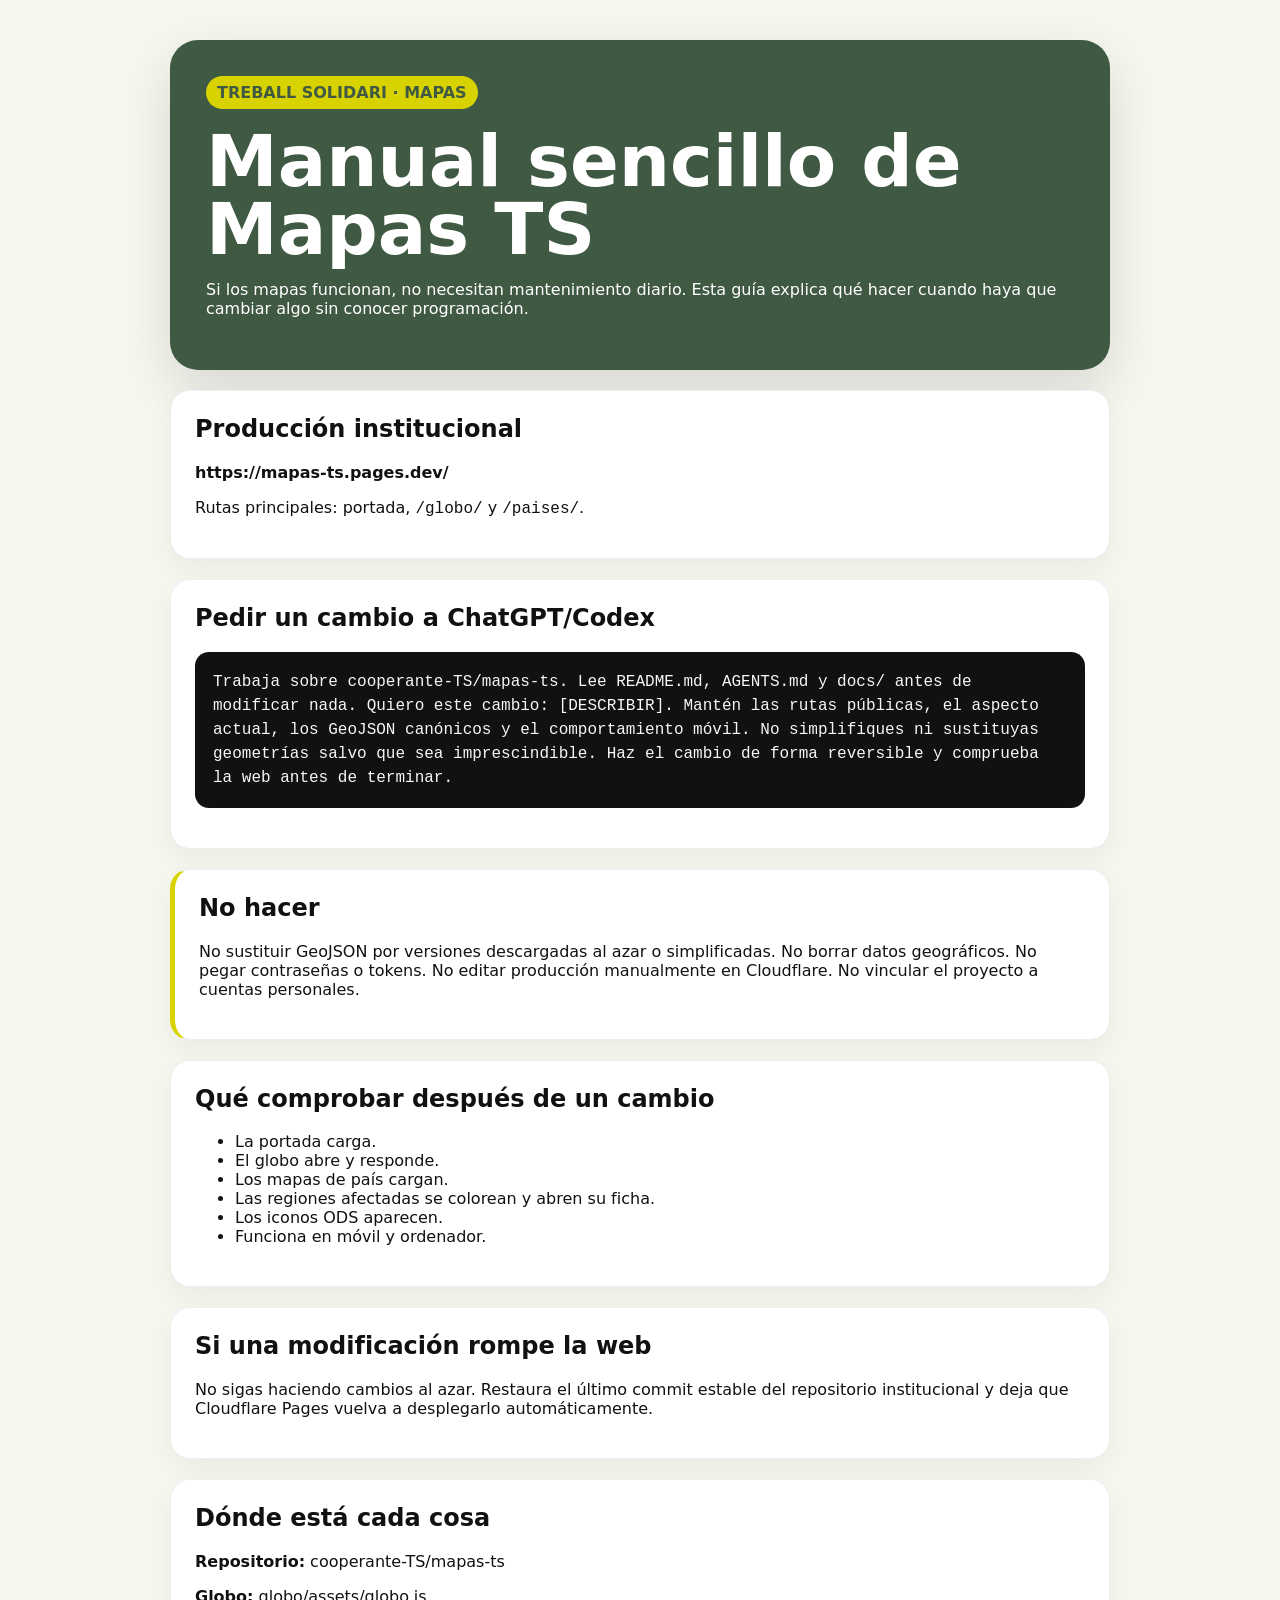
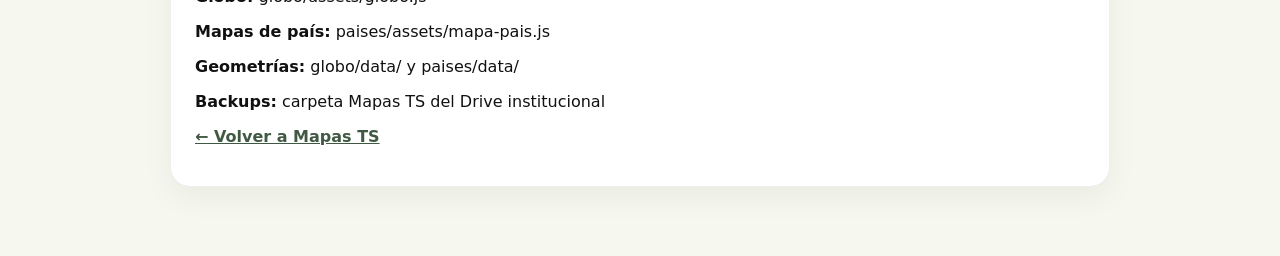
<file: manual.html>
<!doctype html>
<html lang="es">
<head>
<meta charset="utf-8">
<meta name="viewport" content="width=device-width,initial-scale=1">
<title>Manual de gestión · Mapas TS</title>
<style>
:root{--g:#405943;--l:#d8d300;--c:#f6f7ef;--t:#111}
*{box-sizing:border-box}body{margin:0;font-family:system-ui,-apple-system,Segoe UI,sans-serif;background:var(--c);color:var(--t)}
main{width:min(940px,calc(100% - 32px));margin:auto;padding:40px 0 70px}.hero{background:var(--g);color:#fff;border-radius:28px;padding:36px;box-shadow:0 20px 55px #0002}.badge{display:inline-block;background:var(--l);color:var(--g);font-weight:900;padding:7px 11px;border-radius:999px}h1{font-size:clamp(2rem,6vw,4.5rem);line-height:.95;margin:18px 0 12px}h2{margin-top:0}.card{background:white;border:1px solid #0001;border-radius:20px;padding:24px;margin-top:20px;box-shadow:0 10px 30px #0000000e}code,pre{font-family:ui-monospace,SFMono-Regular,Consolas,monospace}pre{white-space:pre-wrap;background:#111;color:#f7f7f7;padding:18px;border-radius:14px;line-height:1.5;overflow:auto}a{color:var(--g);font-weight:800}.warn{border-left:5px solid var(--l)}
</style>
</head>
<body><main>
<section class="hero"><span class="badge">TREBALL SOLIDARI · MAPAS</span><h1>Manual sencillo de Mapas TS</h1><p>Si los mapas funcionan, no necesitan mantenimiento diario. Esta guía explica qué hacer cuando haya que cambiar algo sin conocer programación.</p></section>
<section class="card"><h2>Producción institucional</h2><p><strong>https://mapas-ts.pages.dev/</strong></p><p>Rutas principales: portada, <code>/globo/</code> y <code>/paises/</code>.</p></section>
<section class="card"><h2>Pedir un cambio a ChatGPT/Codex</h2><pre>Trabaja sobre cooperante-TS/mapas-ts. Lee README.md, AGENTS.md y docs/ antes de modificar nada. Quiero este cambio: [DESCRIBIR]. Mantén las rutas públicas, el aspecto actual, los GeoJSON canónicos y el comportamiento móvil. No simplifiques ni sustituyas geometrías salvo que sea imprescindible. Haz el cambio de forma reversible y comprueba la web antes de terminar.</pre></section>
<section class="card warn"><h2>No hacer</h2><p>No sustituir GeoJSON por versiones descargadas al azar o simplificadas. No borrar datos geográficos. No pegar contraseñas o tokens. No editar producción manualmente en Cloudflare. No vincular el proyecto a cuentas personales.</p></section>
<section class="card"><h2>Qué comprobar después de un cambio</h2><ul><li>La portada carga.</li><li>El globo abre y responde.</li><li>Los mapas de país cargan.</li><li>Las regiones afectadas se colorean y abren su ficha.</li><li>Los iconos ODS aparecen.</li><li>Funciona en móvil y ordenador.</li></ul></section>
<section class="card"><h2>Si una modificación rompe la web</h2><p>No sigas haciendo cambios al azar. Restaura el último commit estable del repositorio institucional y deja que Cloudflare Pages vuelva a desplegarlo automáticamente.</p></section>
<section class="card"><h2>Dónde está cada cosa</h2><p><strong>Repositorio:</strong> cooperante-TS/mapas-ts</p><p><strong>Globo:</strong> globo/assets/globo.js</p><p><strong>Mapas de país:</strong> paises/assets/mapa-pais.js</p><p><strong>Geometrías:</strong> globo/data/ y paises/data/</p><p><strong>Backups:</strong> carpeta Mapas TS del Drive institucional</p><p><a href="./">← Volver a Mapas TS</a></p></section>
</main></body></html>
</file>
